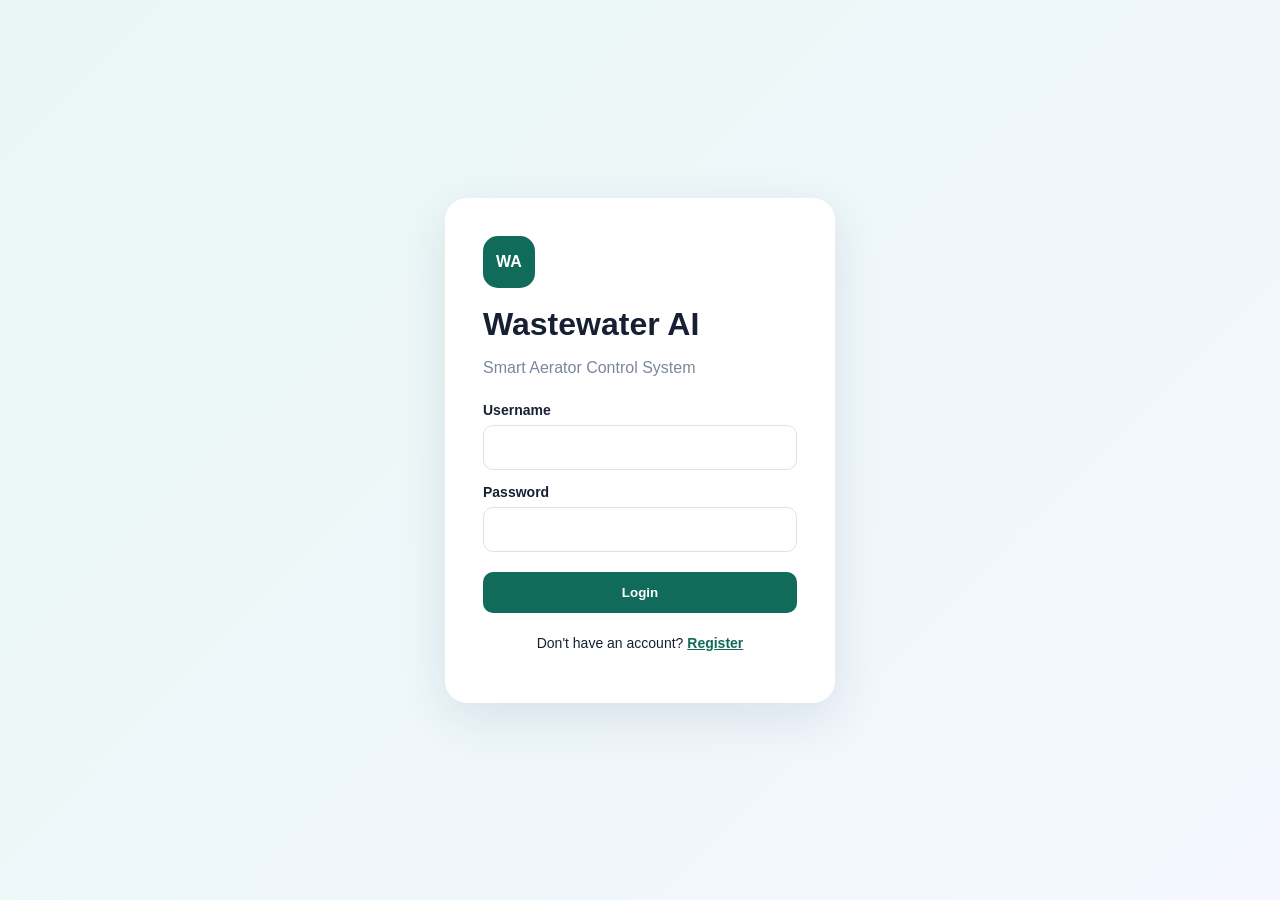
<file: frontend/index.html>
<!DOCTYPE html>
<html lang="en">
<head>
<meta charset="UTF-8">
<meta name="viewport" content="width=device-width, initial-scale=1.0">
<title>Wastewater AI</title>
<link rel="stylesheet" href="css/style.css">
</head>
<body class="login-page">
<div class="login-card">
  <div class="logo">WA</div>
  <h1>Wastewater AI</h1>
  <p class="muted">Smart Aerator Control System</p>

  <form id="loginForm">
    <label>Username</label>
    <input id="username" required>

    <label>Password</label>
    <input id="password" type="password" required>

    <button type="submit">Login</button>
    <p id="message" class="message"></p>
  </form>

  <p class="switch">Don't have an account?
    <a href="register.html">Register</a>
  </p>
</div>
<script src="js/api.js"></script>
<script src="js/auth.js"></script>
</body>
</html>
</file>
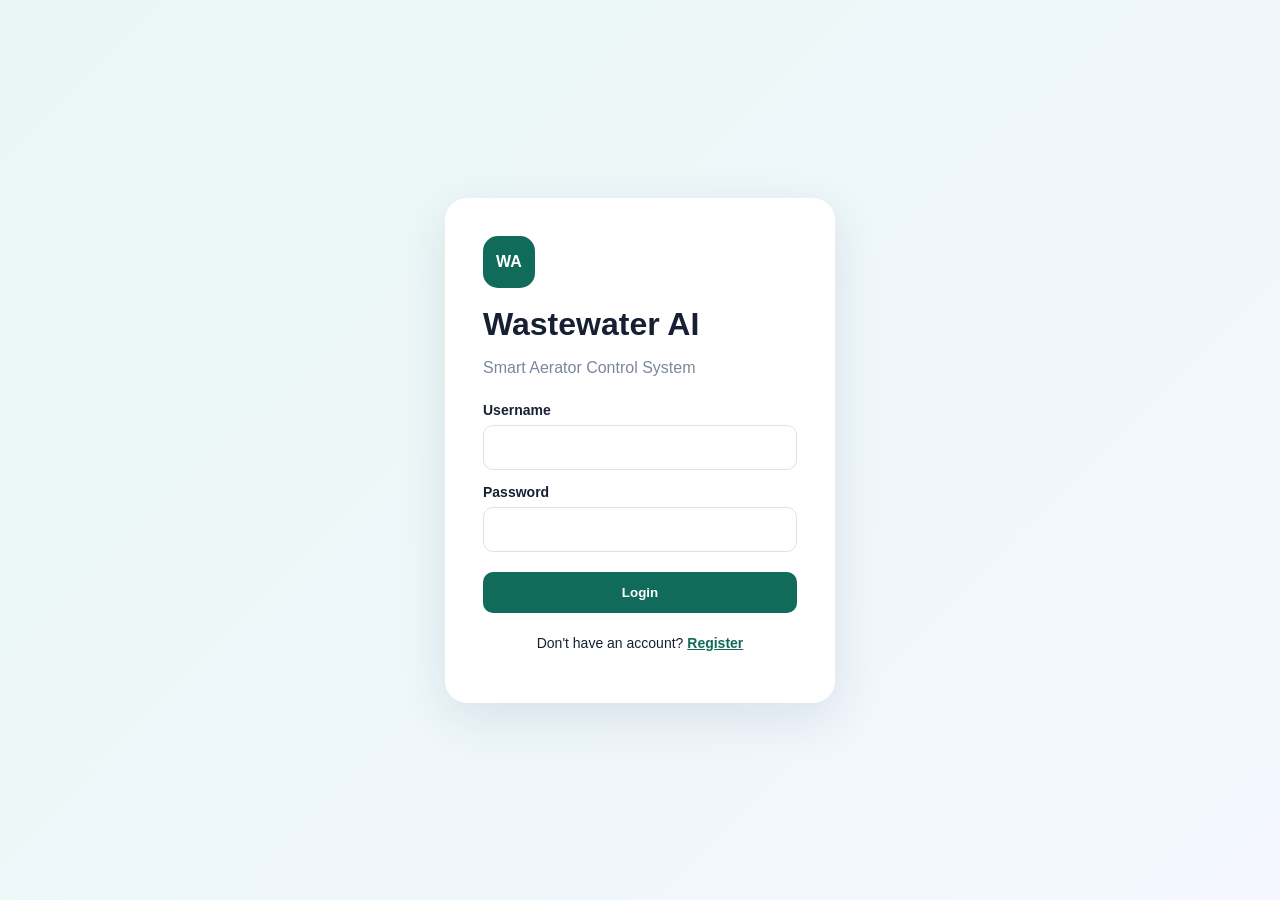
<file: frontend/dashboard.html>
<!DOCTYPE html>
<html lang="en">
<head>
<meta charset="UTF-8">
<meta name="viewport" content="width=device-width, initial-scale=1.0">
<title>Dashboard - Wastewater AI</title>
<link rel="stylesheet" href="css/style.css">
</head>
<body>
<div class="layout">
<aside class="sidebar">
  <div class="brand"><span>WA</span> Wastewater AI</div>
  <nav>
    <a class="active" href="dashboard.html">Dashboard</a>
    <a href="water.html">Water Quality</a>
    <a href="prediction.html">AI Prediction</a>
    <a href="history.html">History</a>
  </nav>
  <button class="logout" onclick="logout()">Logout</button>
</aside>

<main class="main">
  <header>
    <div>
      <p class="muted">Welcome back</p>
      <h2 id="username">User</h2>
    </div>
    <div class="status-dot">● System Online</div>
  </header>

  <section class="cards">
    <div class="stat"><span>Current DO</span><strong id="doValue">--</strong><small>mg/L</small></div>
    <div class="stat"><span>Temperature</span><strong id="tempValue">--</strong><small>°C</small></div>
    <div class="stat"><span>COD</span><strong id="codValue">--</strong><small>mg/L</small></div>
    <div class="stat"><span>Aerator Speed</span><strong id="speedValue">--</strong><small>%</small></div>
  </section>

  <section class="panel">
    <div class="panel-title">
      <h3>AI Aerator Prediction</h3>
      <a class="button-small" href="prediction.html">New Prediction</a>
    </div>
    <div class="prediction-box">
      <div class="gauge"><span id="gaugeValue">--%</span></div>
      <div>
        <h3>Recommended Aerator Speed</h3>
        <p class="muted">AI แนะนำให้ปรับ Speed เท่านี้</p>
      </div>
    </div>
  </section>
</main>
</div>
<script src="js/api.js"></script>
<script src="js/dashboard.js"></script>
</body>
</html>
</file>
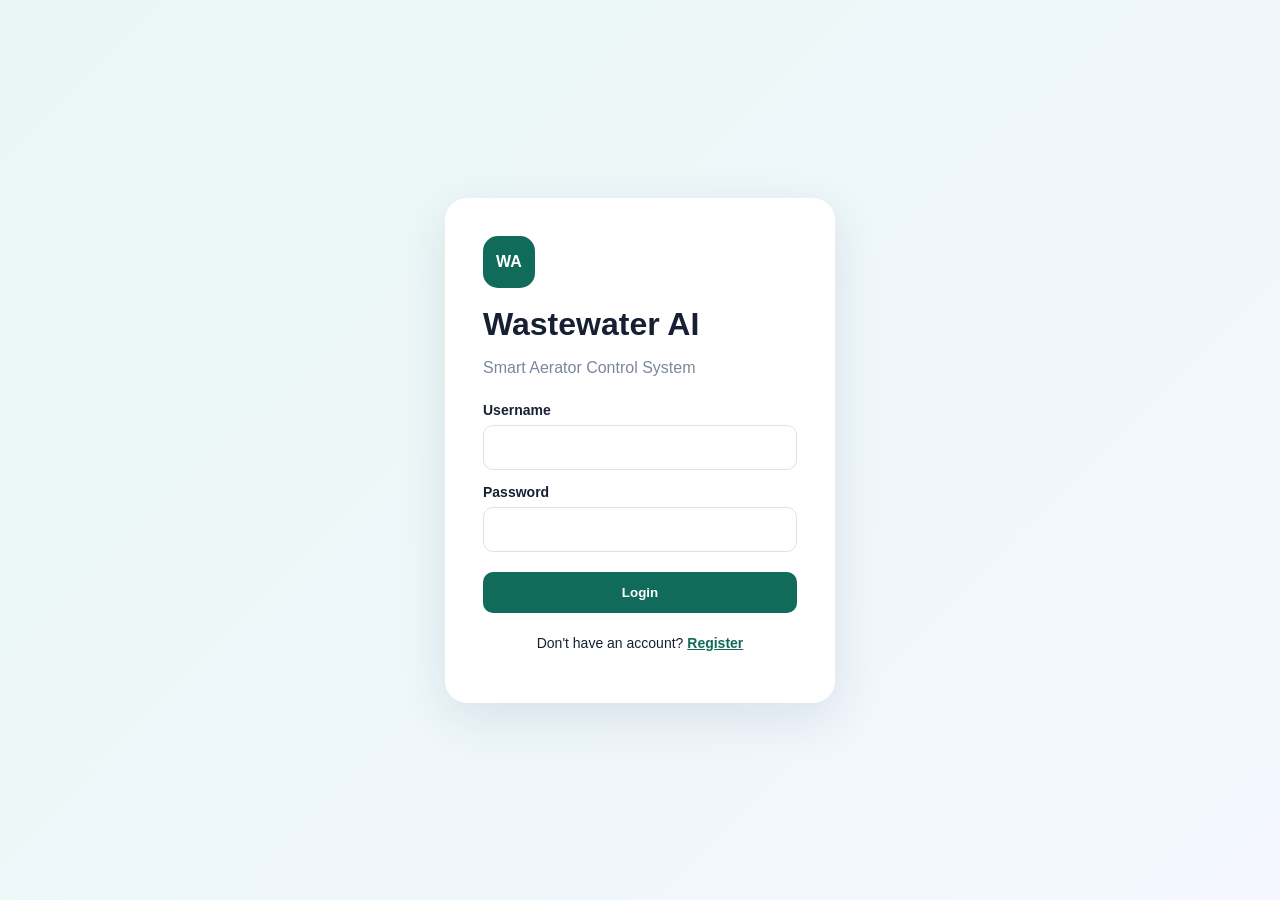
<file: frontend/history.html>
<!DOCTYPE html>
<html lang="en">
<head><meta charset="UTF-8"><meta name="viewport" content="width=device-width, initial-scale=1.0">
<title>History</title><link rel="stylesheet" href="css/style.css"></head>
<body>
<div class="layout"><aside class="sidebar">
<div class="brand"><span>WA</span> Wastewater AI</div>
<nav><a href="dashboard.html">Dashboard</a><a href="water.html">Water Quality</a><a href="prediction.html">AI Prediction</a><a class="active" href="history.html">History</a></nav>
<button class="logout" onclick="logout()">Logout</button>
</aside>
<main class="main"><header><div><p class="muted">Records</p><h2>Prediction History</h2></div></header>
<section class="panel"><div class="table-wrap"><table><thead><tr><th>Date</th><th>COD</th><th>Flow</th><th>Temp</th><th>DO</th><th>Speed</th></tr></thead><tbody id="history"></tbody></table></div></section>
</main></div>
<script src="js/api.js"></script><script src="js/history.js"></script>
</body></html>
</file>
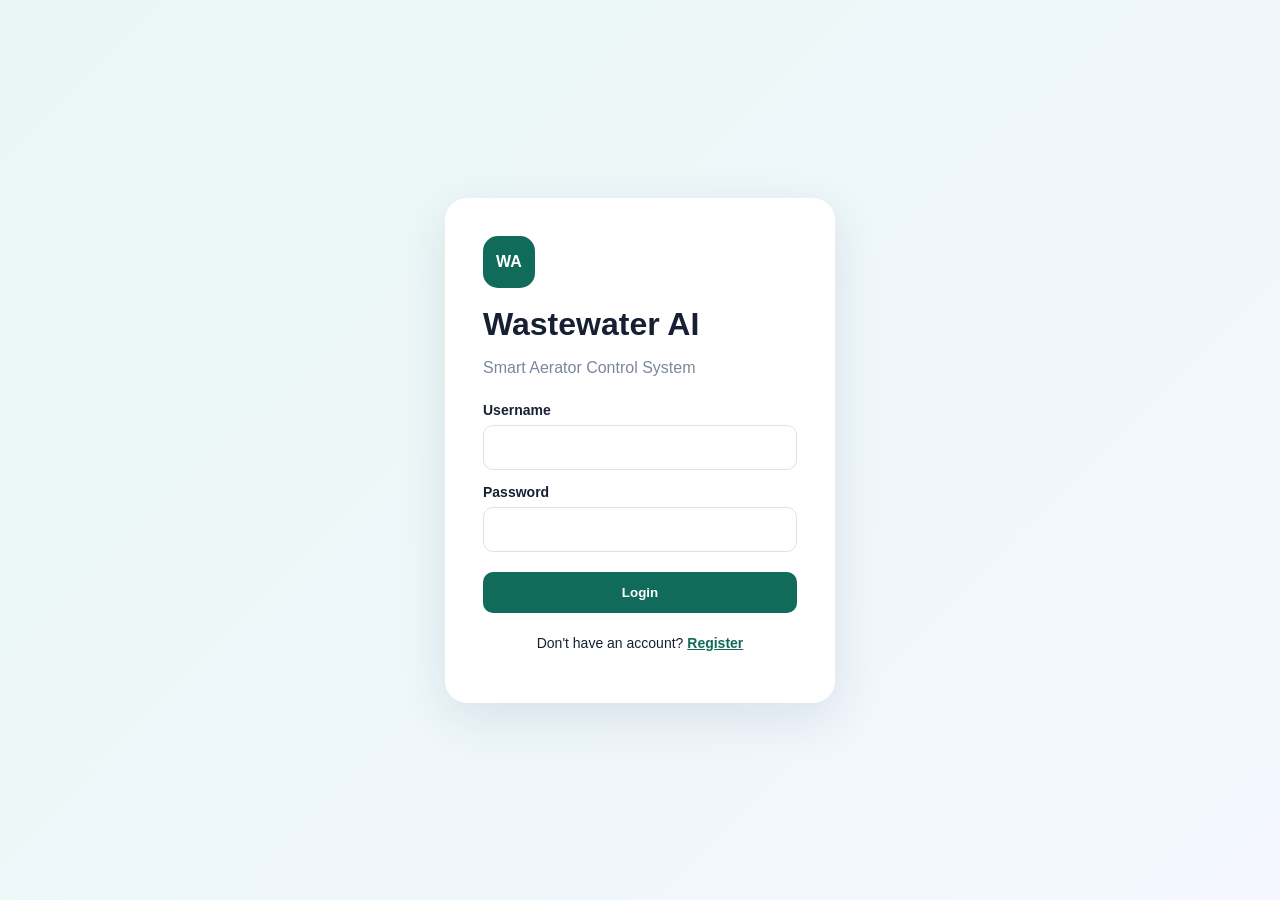
<file: frontend/prediction.html>
<!DOCTYPE html>
<html lang="en">
<head><meta charset="UTF-8"><meta name="viewport" content="width=device-width, initial-scale=1.0">
<title>AI Prediction</title><link rel="stylesheet" href="css/style.css"></head>
<body>
<div class="layout"><aside class="sidebar">
<div class="brand"><span>WA</span> Wastewater AI</div>
<nav><a href="dashboard.html">Dashboard</a><a href="water.html">Water Quality</a><a class="active" href="prediction.html">AI Prediction</a><a href="history.html">History</a></nav>
<button class="logout" onclick="logout()">Logout</button>
</aside>
<main class="main"><header><div><p class="muted">Machine Learning</p><h2>AI Aerator Prediction</h2></div></header>
<section class="panel">
<form id="predictionForm" class="grid-form">
<label>Influent COD<input id="cod" type="number" step="0.01" required></label>
<label>Flow Rate<input id="flow" type="number" step="0.01" required></label>
<label>Water Temperature<input id="temp" type="number" step="0.01" required></label>
<label>Current DO<input id="do" type="number" step="0.01" required></label>
<button type="submit">Predict Aerator Speed</button>
</form>
<div id="result" class="result hidden"><span>Recommended Speed</span><strong id="speed">0%</strong></div>
<p id="message" class="message"></p>
</section></main></div>
<script src="js/api.js"></script><script src="js/prediction.js"></script>
</body></html>
</file>
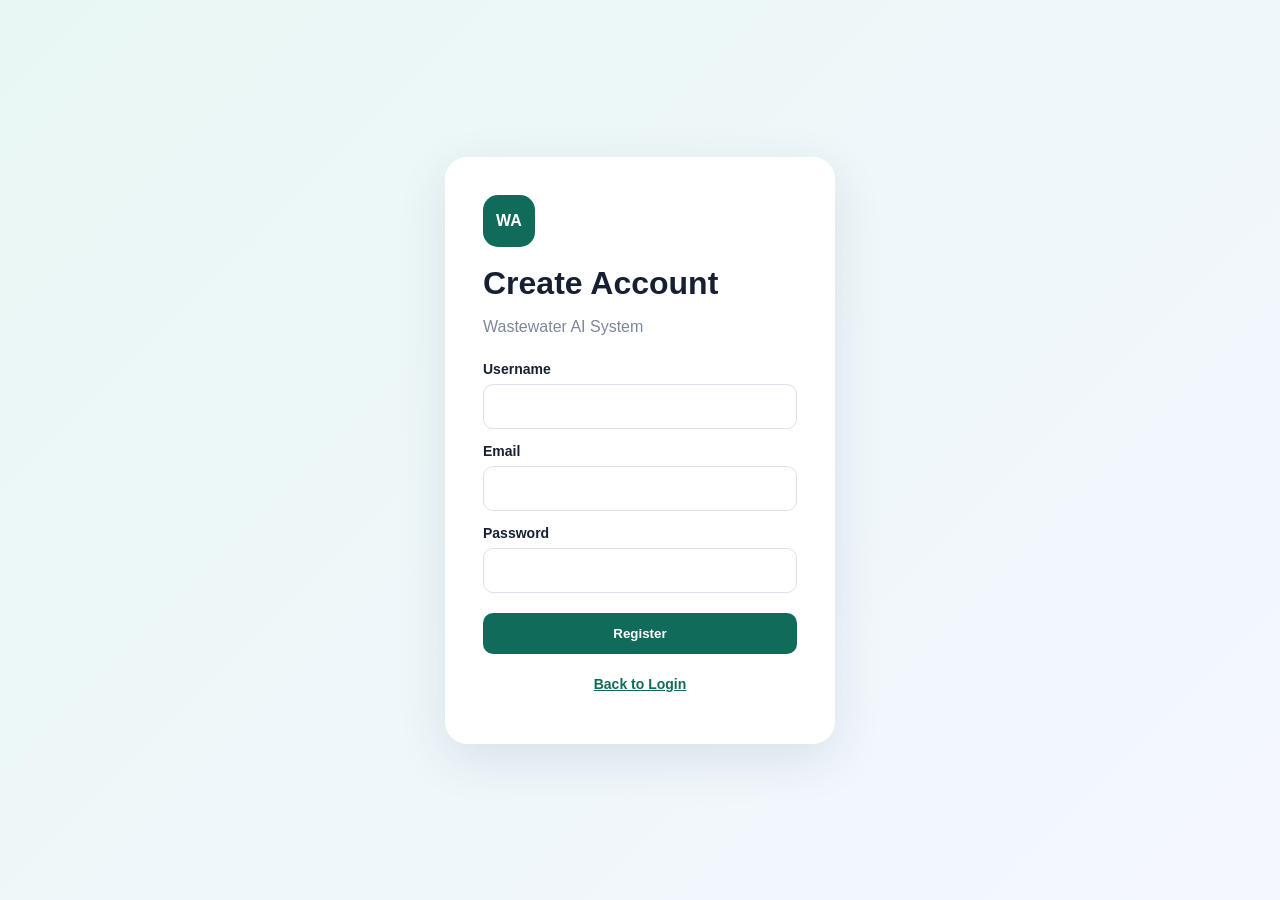
<file: frontend/register.html>
<!DOCTYPE html>
<html lang="en">
<head>
<meta charset="UTF-8">
<meta name="viewport" content="width=device-width, initial-scale=1.0">
<title>Register - Wastewater AI</title>
<link rel="stylesheet" href="css/style.css">
</head>
<body class="login-page">
<div class="login-card">
  <div class="logo">WA</div>
  <h1>Create Account</h1>
  <p class="muted">Wastewater AI System</p>
  <form id="registerForm">
    <label>Username</label>
    <input id="username" required>
    <label>Email</label>
    <input id="email" type="email" required>
    <label>Password</label>
    <input id="password" type="password" minlength="6" required>
    <button type="submit">Register</button>
    <p id="message" class="message"></p>
  </form>
  <p class="switch"><a href="index.html">Back to Login</a></p>
</div>
<script src="js/api.js"></script>
<script src="js/auth.js"></script>
</body>
</html>
</file>
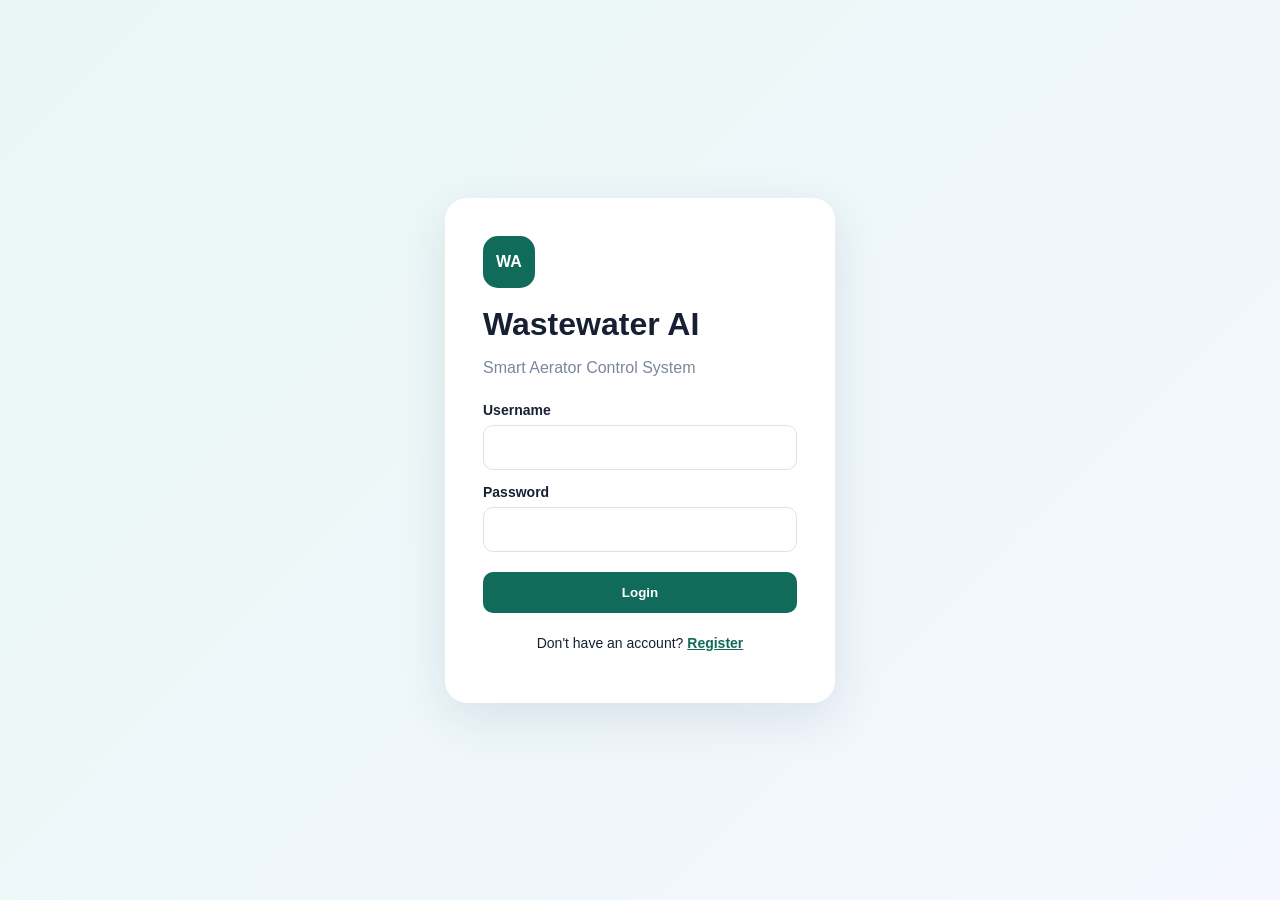
<file: frontend/water.html>
<!DOCTYPE html>
<html lang="en">
<head>
  <meta charset="UTF-8">
  <meta name="viewport" content="width=device-width, initial-scale=1.0">
  <title>Water Quality</title>
  <link rel="stylesheet" href="css/style.css">
</head>
<body>
<div class="layout">
  <aside class="sidebar">
    <div class="brand"><span>WA</span> Wastewater AI</div>
    <nav>
      <a href="dashboard.html">Dashboard</a>
      <a class="active" href="water.html">Water Quality</a>
      <a href="prediction.html">AI Prediction</a>
      <a href="history.html">History</a>
    </nav>
    <button class="logout" onclick="logout()">Logout</button>
  </aside>

  <main class="main">
    <header>
      <div>
        <p class="muted">Monitoring</p>
        <h2>Water Quality</h2>
      </div>
    </header>

    <!-- ส่วนฟอร์มบันทึกข้อมูล -->
    <section class="panel">
      <h3>Record Water Quality</h3>
      <form id="waterForm" class="grid-form">
        <label>Influent COD<input id="cod" type="number" step="0.01" value="250.00" required></label>
        <label>Flow Rate<input id="flow" type="number" step="0.01" value="120.50" required></label>
        <label>Water Temperature<input id="temp" type="number" step="0.01" value="28.50" required></label>
        <label>Current DO<input id="do" type="number" step="0.01" value="3.50" required></label>
        <button type="submit">Save Data</button>
      </form>
      <p id="message" class="message"></p>
    </section>

    <!-- ส่วนแสดงประวัติการบันทึก (ย้ายออกมานอก form และตกแต่งตามตัวอย่าง) -->
    <section class="panel" style="margin-top: 24px; background-color: #f8fafc; padding: 24px; border-radius: 12px;">
      <div style="color: #64748b; font-size: 14px; margin-bottom: 4px;">Records</div>
      <h3 style="color: #0f172a; margin: 0 0 20px 0; font-size: 24px; font-weight: 700;">Water History</h3>

      <div style="background: #ffffff; border-radius: 12px; box-shadow: 0 4px 6px -1px rgba(0, 0, 0, 0.05); overflow: hidden; padding: 12px 24px;">
        <table style="width: 100%; border-collapse: collapse; text-align: left;">
          <thead>
            <tr style="border-bottom: 1px solid #f1f5f9; color: #64748b; font-size: 13px; font-weight: 600;">
              <th style="padding: 16px 8px;">Date</th>
              <th style="padding: 16px 8px;">COD</th>
              <th style="padding: 16px 8px;">Flow</th>
              <th style="padding: 16px 8px;">Temp</th>
              <th style="padding: 16px 8px;">DO</th>
              <th style="padding: 16px 8px;">Status</th>
            </tr>
          </thead>
          <tbody id="waterHistoryBody" style="color: #334155; font-size: 14px;">
            <!-- ข้อมูลจาก Backend จะถูกนำมาแทรกตรงนี้ -->
          </tbody>
        </table>
      </div>
    </section>
  </main>
</div>

<script src="js/api.js"></script>
<script src="js/water.js"></script>
</body>
</html>
</file>
<file: frontend/css/style.css>
*{box-sizing:border-box}body{margin:0;font-family:Arial,Helvetica,sans-serif;background:#f5f7fb;color:#172033}.login-page{min-height:100vh;display:flex;align-items:center;justify-content:center;background:linear-gradient(135deg,#e9f7f4,#f4f7ff)}.login-card{width:390px;background:#fff;padding:38px;border-radius:22px;box-shadow:0 15px 50px #1d35571c}.logo{width:52px;height:52px;border-radius:15px;background:#116b5b;color:white;display:grid;place-items:center;font-weight:800;margin-bottom:18px}.login-card h1{margin:0 0 5px}.muted{color:#7c879b}.login-card form{margin-top:25px}label{display:block;font-size:14px;font-weight:700;margin:14px 0 7px}input{width:100%;padding:13px;border:1px solid #dce2eb;border-radius:10px;font-size:15px;outline:none}input:focus{border-color:#16836e}button,.button-small{border:0;background:#116b5b;color:#fff;padding:13px 18px;border-radius:10px;font-weight:700;cursor:pointer;text-decoration:none;display:inline-block}.login-card button{width:100%;margin-top:20px}.switch{text-align:center;font-size:14px;margin-top:22px}.switch a{color:#116b5b;font-weight:700}.message{font-size:14px}.layout{display:flex;min-height:100vh}.sidebar{width:245px;background:#102f2a;color:white;padding:25px 18px;display:flex;flex-direction:column}.brand{font-size:18px;font-weight:800;margin-bottom:35px}.brand span{background:#fff;color:#116b5b;border-radius:8px;padding:7px;margin-right:8px}.sidebar nav{display:grid;gap:7px}.sidebar nav a{color:#b9ccc8;text-decoration:none;padding:13px 14px;border-radius:9px}.sidebar nav a.active,.sidebar nav a:hover{background:#1d5047;color:white}.logout{margin-top:auto;background:#244b45}.main{flex:1;padding:35px 45px}header{display:flex;justify-content:space-between;align-items:center;margin-bottom:28px}header h2{margin:0}.status-dot{color:#198754;font-size:14px}.cards{display:grid;grid-template-columns:repeat(4,1fr);gap:18px;margin-bottom:22px}.stat,.panel{background:#fff;border-radius:16px;padding:22px;box-shadow:0 4px 20px #1d35570a}.stat span,.stat small{display:block;color:#7c879b}.stat strong{font-size:31px;display:inline-block;margin:12px 5px 5px 0}.panel-title{display:flex;align-items:center;justify-content:space-between}.panel-title h3{margin:0}.prediction-box{display:flex;gap:35px;align-items:center;margin-top:25px}.gauge{width:150px;height:150px;border-radius:50%;background:#e4f2ef;display:grid;place-items:center;color:#116b5b;font-size:25px;font-weight:800}.grid-form{display:grid;grid-template-columns:1fr 1fr;gap:10px 22px}.grid-form button{grid-column:1/-1;margin-top:10px}.result{margin-top:30px;padding:28px;border-radius:15px;background:#e8f6f2;text-align:center}.result span{display:block;color:#657383}.result strong{display:block;color:#116b5b;font-size:48px;margin-top:8px}.hidden{display:none}.table-wrap{overflow:auto}table{width:100%;border-collapse:collapse}th,td{text-align:left;padding:14px;border-bottom:1px solid #edf0f4;font-size:14px}th{color:#667085;background:#fafbfc}@media(max-width:800px){.sidebar{width:190px}.main{padding:25px}.cards{grid-template-columns:1fr 1fr}}@media(max-width:600px){.layout{display:block}.sidebar{width:100%;min-height:auto}.sidebar nav{grid-template-columns:1fr 1fr}.logout{margin-top:20px}.cards,.grid-form{grid-template-columns:1fr}.main{padding:20px}}
</file>
